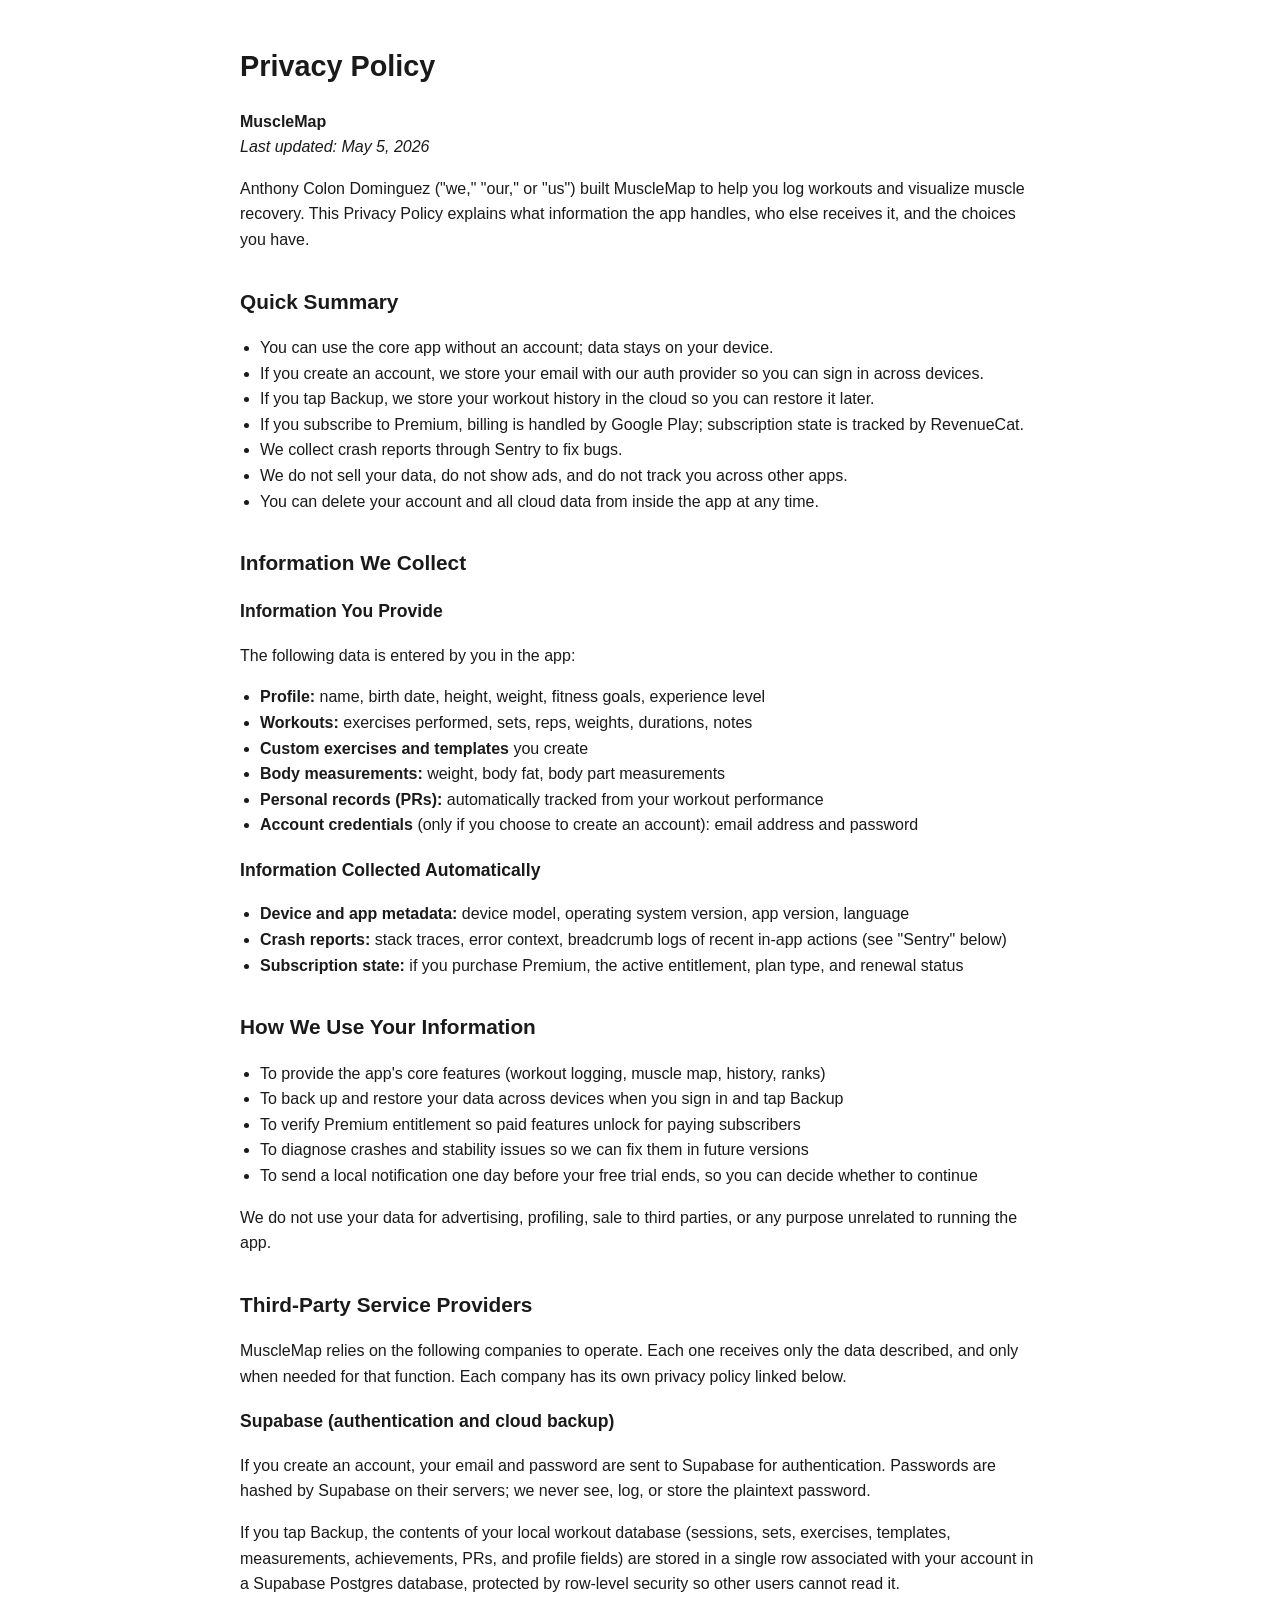
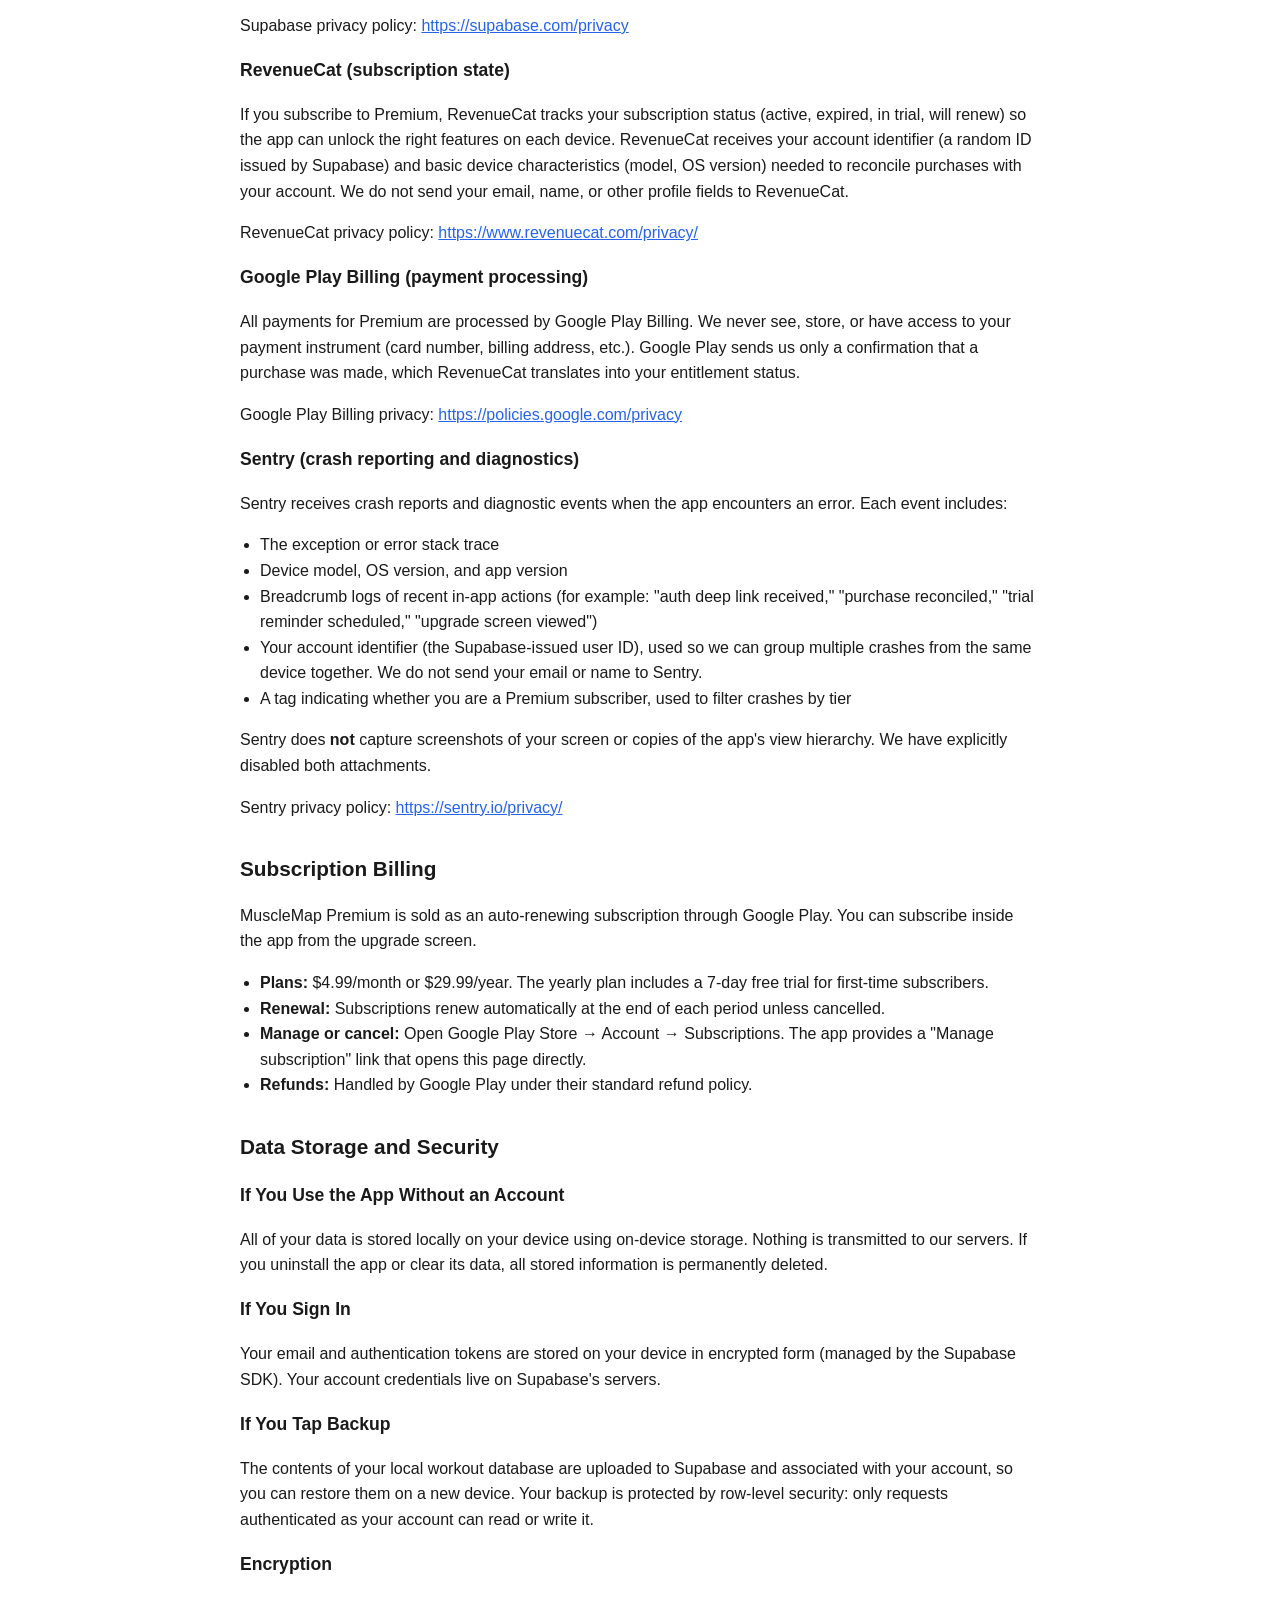
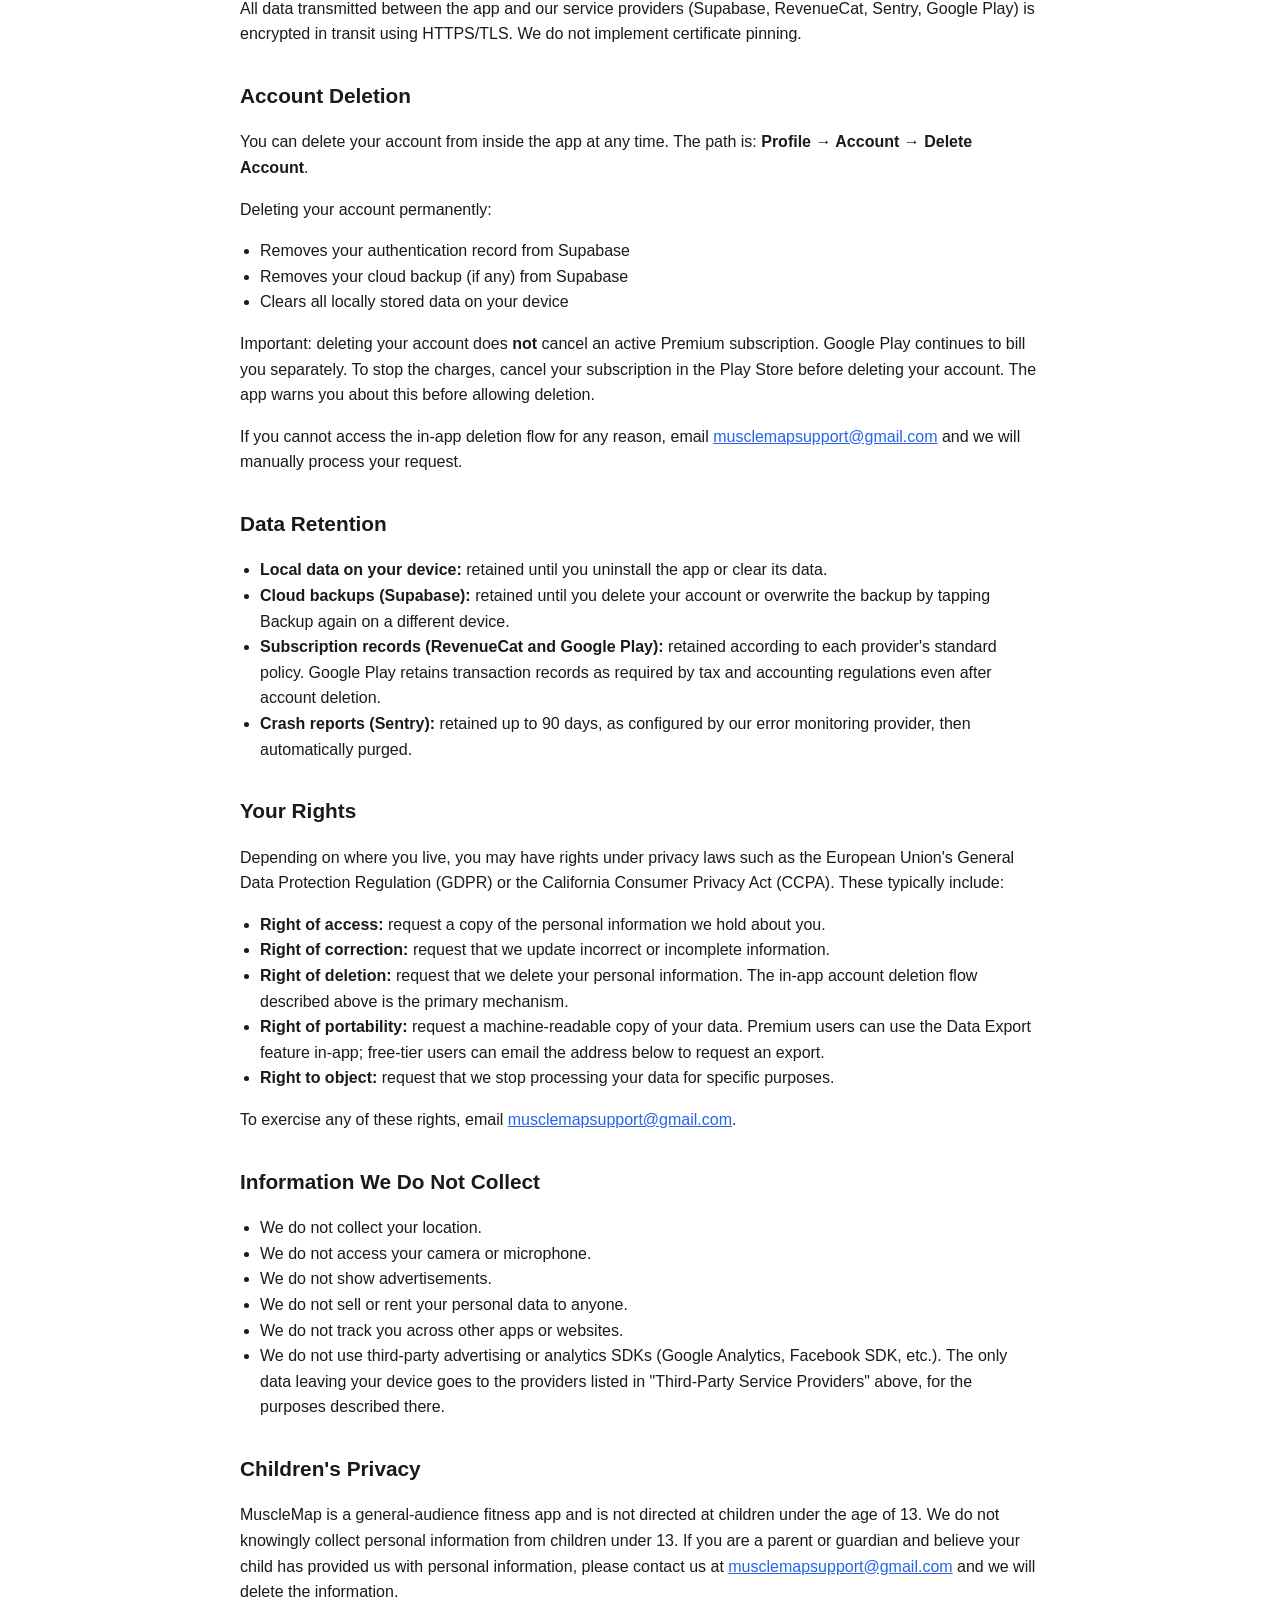
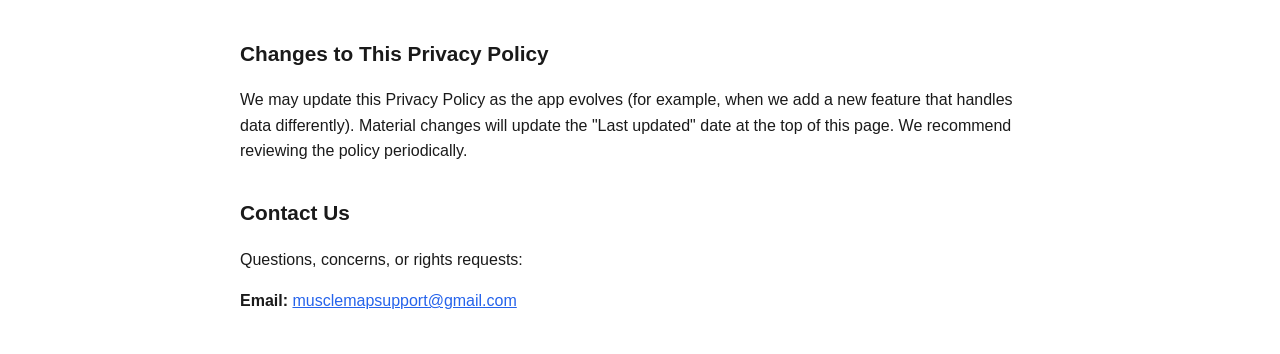
<file: musclemap/privacy-policy.html>
<!doctype html>
<html lang="en">
  <head>
    <meta charset="UTF-8" />
    <meta name="viewport" content="width=device-width, initial-scale=1.0" />
    <title>MuscleMap - Privacy Policy</title>
    <style>
      body {
        font-family:
          -apple-system, BlinkMacSystemFont, "Segoe UI", Roboto, sans-serif;
        max-width: 800px;
        margin: 0 auto;
        padding: 24px;
        line-height: 1.6;
        color: #1a1a1a;
        background: #fff;
      }
      h1 {
        font-size: 1.8rem;
      }
      h2 {
        font-size: 1.3rem;
        margin-top: 2rem;
      }
      h3 {
        font-size: 1.1rem;
      }
      ul {
        padding-left: 20px;
      }
      a {
        color: #2563eb;
      }
    </style>
  </head>
  <body>
    <h1>Privacy Policy</h1>
    <p><strong>MuscleMap</strong><br /><em>Last updated: May 5, 2026</em></p>

    <p>
      Anthony Colon Dominguez ("we," "our," or "us") built MuscleMap to help you
      log workouts and visualize muscle recovery. This Privacy Policy explains
      what information the app handles, who else receives it, and the choices
      you have.
    </p>

    <h2>Quick Summary</h2>
    <ul>
      <li>
        You can use the core app without an account; data stays on your device.
      </li>
      <li>
        If you create an account, we store your email with our auth provider so
        you can sign in across devices.
      </li>
      <li>
        If you tap Backup, we store your workout history in the cloud so you can
        restore it later.
      </li>
      <li>
        If you subscribe to Premium, billing is handled by Google Play;
        subscription state is tracked by RevenueCat.
      </li>
      <li>We collect crash reports through Sentry to fix bugs.</li>
      <li>
        We do not sell your data, do not show ads, and do not track you across
        other apps.
      </li>
      <li>
        You can delete your account and all cloud data from inside the app at
        any time.
      </li>
    </ul>

    <h2>Information We Collect</h2>

    <h3>Information You Provide</h3>
    <p>The following data is entered by you in the app:</p>
    <ul>
      <li>
        <strong>Profile:</strong> name, birth date, height, weight, fitness
        goals, experience level
      </li>
      <li>
        <strong>Workouts:</strong> exercises performed, sets, reps, weights,
        durations, notes
      </li>
      <li><strong>Custom exercises and templates</strong> you create</li>
      <li>
        <strong>Body measurements:</strong> weight, body fat, body part
        measurements
      </li>
      <li>
        <strong>Personal records (PRs):</strong> automatically tracked from your
        workout performance
      </li>
      <li>
        <strong>Account credentials</strong> (only if you choose to create an
        account): email address and password
      </li>
    </ul>

    <h3>Information Collected Automatically</h3>
    <ul>
      <li>
        <strong>Device and app metadata:</strong> device model, operating system
        version, app version, language
      </li>
      <li>
        <strong>Crash reports:</strong> stack traces, error context, breadcrumb
        logs of recent in-app actions (see "Sentry" below)
      </li>
      <li>
        <strong>Subscription state:</strong> if you purchase Premium, the active
        entitlement, plan type, and renewal status
      </li>
    </ul>

    <h2>How We Use Your Information</h2>
    <ul>
      <li>
        To provide the app's core features (workout logging, muscle map,
        history, ranks)
      </li>
      <li>
        To back up and restore your data across devices when you sign in and tap
        Backup
      </li>
      <li>
        To verify Premium entitlement so paid features unlock for paying
        subscribers
      </li>
      <li>
        To diagnose crashes and stability issues so we can fix them in future
        versions
      </li>
      <li>
        To send a local notification one day before your free trial ends, so you
        can decide whether to continue
      </li>
    </ul>
    <p>
      We do not use your data for advertising, profiling, sale to third parties,
      or any purpose unrelated to running the app.
    </p>

    <h2>Third-Party Service Providers</h2>
    <p>
      MuscleMap relies on the following companies to operate. Each one receives
      only the data described, and only when needed for that function. Each
      company has its own privacy policy linked below.
    </p>

    <h3>Supabase (authentication and cloud backup)</h3>
    <p>
      If you create an account, your email and password are sent to Supabase for
      authentication. Passwords are hashed by Supabase on their servers; we
      never see, log, or store the plaintext password.
    </p>
    <p>
      If you tap Backup, the contents of your local workout database (sessions,
      sets, exercises, templates, measurements, achievements, PRs, and profile
      fields) are stored in a single row associated with your account in a
      Supabase Postgres database, protected by row-level security so other users
      cannot read it.
    </p>
    <p>
      Supabase privacy policy:
      <a href="https://supabase.com/privacy">https://supabase.com/privacy</a>
    </p>

    <h3>RevenueCat (subscription state)</h3>
    <p>
      If you subscribe to Premium, RevenueCat tracks your subscription status
      (active, expired, in trial, will renew) so the app can unlock the right
      features on each device. RevenueCat receives your account identifier (a
      random ID issued by Supabase) and basic device characteristics (model, OS
      version) needed to reconcile purchases with your account. We do not send
      your email, name, or other profile fields to RevenueCat.
    </p>
    <p>
      RevenueCat privacy policy:
      <a href="https://www.revenuecat.com/privacy/"
        >https://www.revenuecat.com/privacy/</a
      >
    </p>

    <h3>Google Play Billing (payment processing)</h3>
    <p>
      All payments for Premium are processed by Google Play Billing. We never
      see, store, or have access to your payment instrument (card number,
      billing address, etc.). Google Play sends us only a confirmation that a
      purchase was made, which RevenueCat translates into your entitlement
      status.
    </p>
    <p>
      Google Play Billing privacy:
      <a href="https://policies.google.com/privacy"
        >https://policies.google.com/privacy</a
      >
    </p>

    <h3>Sentry (crash reporting and diagnostics)</h3>
    <p>
      Sentry receives crash reports and diagnostic events when the app
      encounters an error. Each event includes:
    </p>
    <ul>
      <li>The exception or error stack trace</li>
      <li>Device model, OS version, and app version</li>
      <li>
        Breadcrumb logs of recent in-app actions (for example: "auth deep link
        received," "purchase reconciled," "trial reminder scheduled," "upgrade
        screen viewed")
      </li>
      <li>
        Your account identifier (the Supabase-issued user ID), used so we can
        group multiple crashes from the same device together. We do not send
        your email or name to Sentry.
      </li>
      <li>
        A tag indicating whether you are a Premium subscriber, used to filter
        crashes by tier
      </li>
    </ul>
    <p>
      Sentry does <strong>not</strong> capture screenshots of your screen or
      copies of the app's view hierarchy. We have explicitly disabled both
      attachments.
    </p>
    <p>
      Sentry privacy policy:
      <a href="https://sentry.io/privacy/">https://sentry.io/privacy/</a>
    </p>

    <h2>Subscription Billing</h2>
    <p>
      MuscleMap Premium is sold as an auto-renewing subscription through Google
      Play. You can subscribe inside the app from the upgrade screen.
    </p>
    <ul>
      <li>
        <strong>Plans:</strong> $4.99/month or $29.99/year. The yearly plan
        includes a 7-day free trial for first-time subscribers.
      </li>
      <li>
        <strong>Renewal:</strong> Subscriptions renew automatically at the end
        of each period unless cancelled.
      </li>
      <li>
        <strong>Manage or cancel:</strong> Open Google Play Store &rarr; Account
        &rarr; Subscriptions. The app provides a "Manage subscription" link that
        opens this page directly.
      </li>
      <li>
        <strong>Refunds:</strong> Handled by Google Play under their standard
        refund policy.
      </li>
    </ul>

    <h2>Data Storage and Security</h2>

    <h3>If You Use the App Without an Account</h3>
    <p>
      All of your data is stored locally on your device using on-device storage.
      Nothing is transmitted to our servers. If you uninstall the app or clear
      its data, all stored information is permanently deleted.
    </p>

    <h3>If You Sign In</h3>
    <p>
      Your email and authentication tokens are stored on your device in
      encrypted form (managed by the Supabase SDK). Your account credentials
      live on Supabase's servers.
    </p>

    <h3>If You Tap Backup</h3>
    <p>
      The contents of your local workout database are uploaded to Supabase and
      associated with your account, so you can restore them on a new device.
      Your backup is protected by row-level security: only requests
      authenticated as your account can read or write it.
    </p>

    <h3>Encryption</h3>
    <p>
      All data transmitted between the app and our service providers (Supabase,
      RevenueCat, Sentry, Google Play) is encrypted in transit using HTTPS/TLS.
      We do not implement certificate pinning.
    </p>

    <h2>Account Deletion</h2>
    <p>
      You can delete your account from inside the app at any time. The path is:
      <strong>Profile &rarr; Account &rarr; Delete Account</strong>.
    </p>
    <p>Deleting your account permanently:</p>
    <ul>
      <li>Removes your authentication record from Supabase</li>
      <li>Removes your cloud backup (if any) from Supabase</li>
      <li>Clears all locally stored data on your device</li>
    </ul>
    <p>
      Important: deleting your account does <strong>not</strong> cancel an
      active Premium subscription. Google Play continues to bill you separately.
      To stop the charges, cancel your subscription in the Play Store before
      deleting your account. The app warns you about this before allowing
      deletion.
    </p>
    <p>
      If you cannot access the in-app deletion flow for any reason, email
      <a href="mailto:musclemapsupport@gmail.com">musclemapsupport@gmail.com</a>
      and we will manually process your request.
    </p>

    <h2>Data Retention</h2>
    <ul>
      <li>
        <strong>Local data on your device:</strong> retained until you uninstall
        the app or clear its data.
      </li>
      <li>
        <strong>Cloud backups (Supabase):</strong> retained until you delete
        your account or overwrite the backup by tapping Backup again on a
        different device.
      </li>
      <li>
        <strong>Subscription records (RevenueCat and Google Play):</strong>
        retained according to each provider's standard policy. Google Play
        retains transaction records as required by tax and accounting
        regulations even after account deletion.
      </li>
      <li>
        <strong>Crash reports (Sentry):</strong> retained up to 90 days, as
        configured by our error monitoring provider, then automatically purged.
      </li>
    </ul>

    <h2>Your Rights</h2>
    <p>
      Depending on where you live, you may have rights under privacy laws such
      as the European Union's General Data Protection Regulation (GDPR) or the
      California Consumer Privacy Act (CCPA). These typically include:
    </p>
    <ul>
      <li>
        <strong>Right of access:</strong> request a copy of the personal
        information we hold about you.
      </li>
      <li>
        <strong>Right of correction:</strong> request that we update incorrect
        or incomplete information.
      </li>
      <li>
        <strong>Right of deletion:</strong> request that we delete your personal
        information. The in-app account deletion flow described above is the
        primary mechanism.
      </li>
      <li>
        <strong>Right of portability:</strong> request a machine-readable copy
        of your data. Premium users can use the Data Export feature in-app;
        free-tier users can email the address below to request an export.
      </li>
      <li>
        <strong>Right to object:</strong> request that we stop processing your
        data for specific purposes.
      </li>
    </ul>
    <p>
      To exercise any of these rights, email
      <a href="mailto:musclemapsupport@gmail.com">musclemapsupport@gmail.com</a
      >.
    </p>

    <h2>Information We Do Not Collect</h2>
    <ul>
      <li>We do not collect your location.</li>
      <li>We do not access your camera or microphone.</li>
      <li>We do not show advertisements.</li>
      <li>We do not sell or rent your personal data to anyone.</li>
      <li>We do not track you across other apps or websites.</li>
      <li>
        We do not use third-party advertising or analytics SDKs (Google
        Analytics, Facebook SDK, etc.). The only data leaving your device goes
        to the providers listed in "Third-Party Service Providers" above, for
        the purposes described there.
      </li>
    </ul>

    <h2>Children's Privacy</h2>
    <p>
      MuscleMap is a general-audience fitness app and is not directed at
      children under the age of 13. We do not knowingly collect personal
      information from children under 13. If you are a parent or guardian and
      believe your child has provided us with personal information, please
      contact us at
      <a href="mailto:musclemapsupport@gmail.com">musclemapsupport@gmail.com</a>
      and we will delete the information.
    </p>

    <h2>Changes to This Privacy Policy</h2>
    <p>
      We may update this Privacy Policy as the app evolves (for example, when we
      add a new feature that handles data differently). Material changes will
      update the "Last updated" date at the top of this page. We recommend
      reviewing the policy periodically.
    </p>

    <h2>Contact Us</h2>
    <p>Questions, concerns, or rights requests:</p>
    <p>
      <strong>Email:</strong>
      <a href="mailto:musclemapsupport@gmail.com">musclemapsupport@gmail.com</a>
    </p>
  </body>
</html>
</file>
